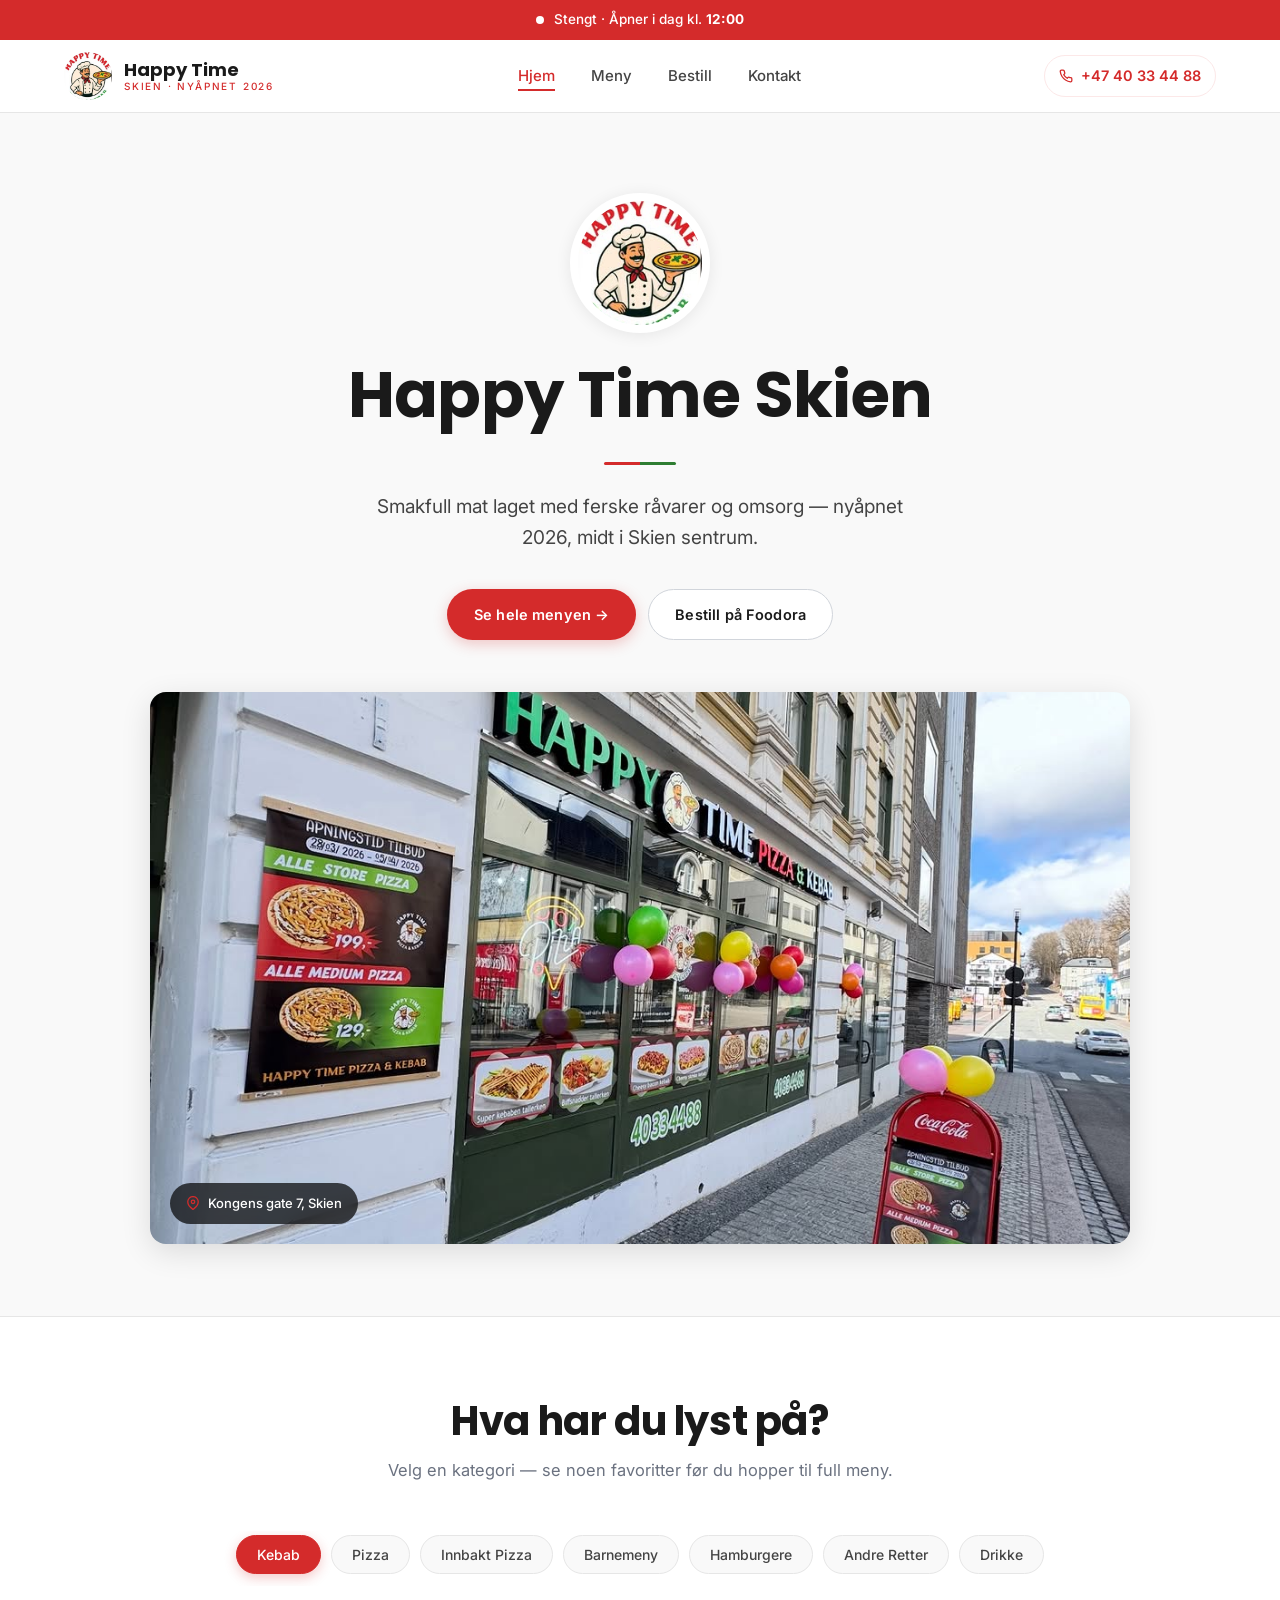
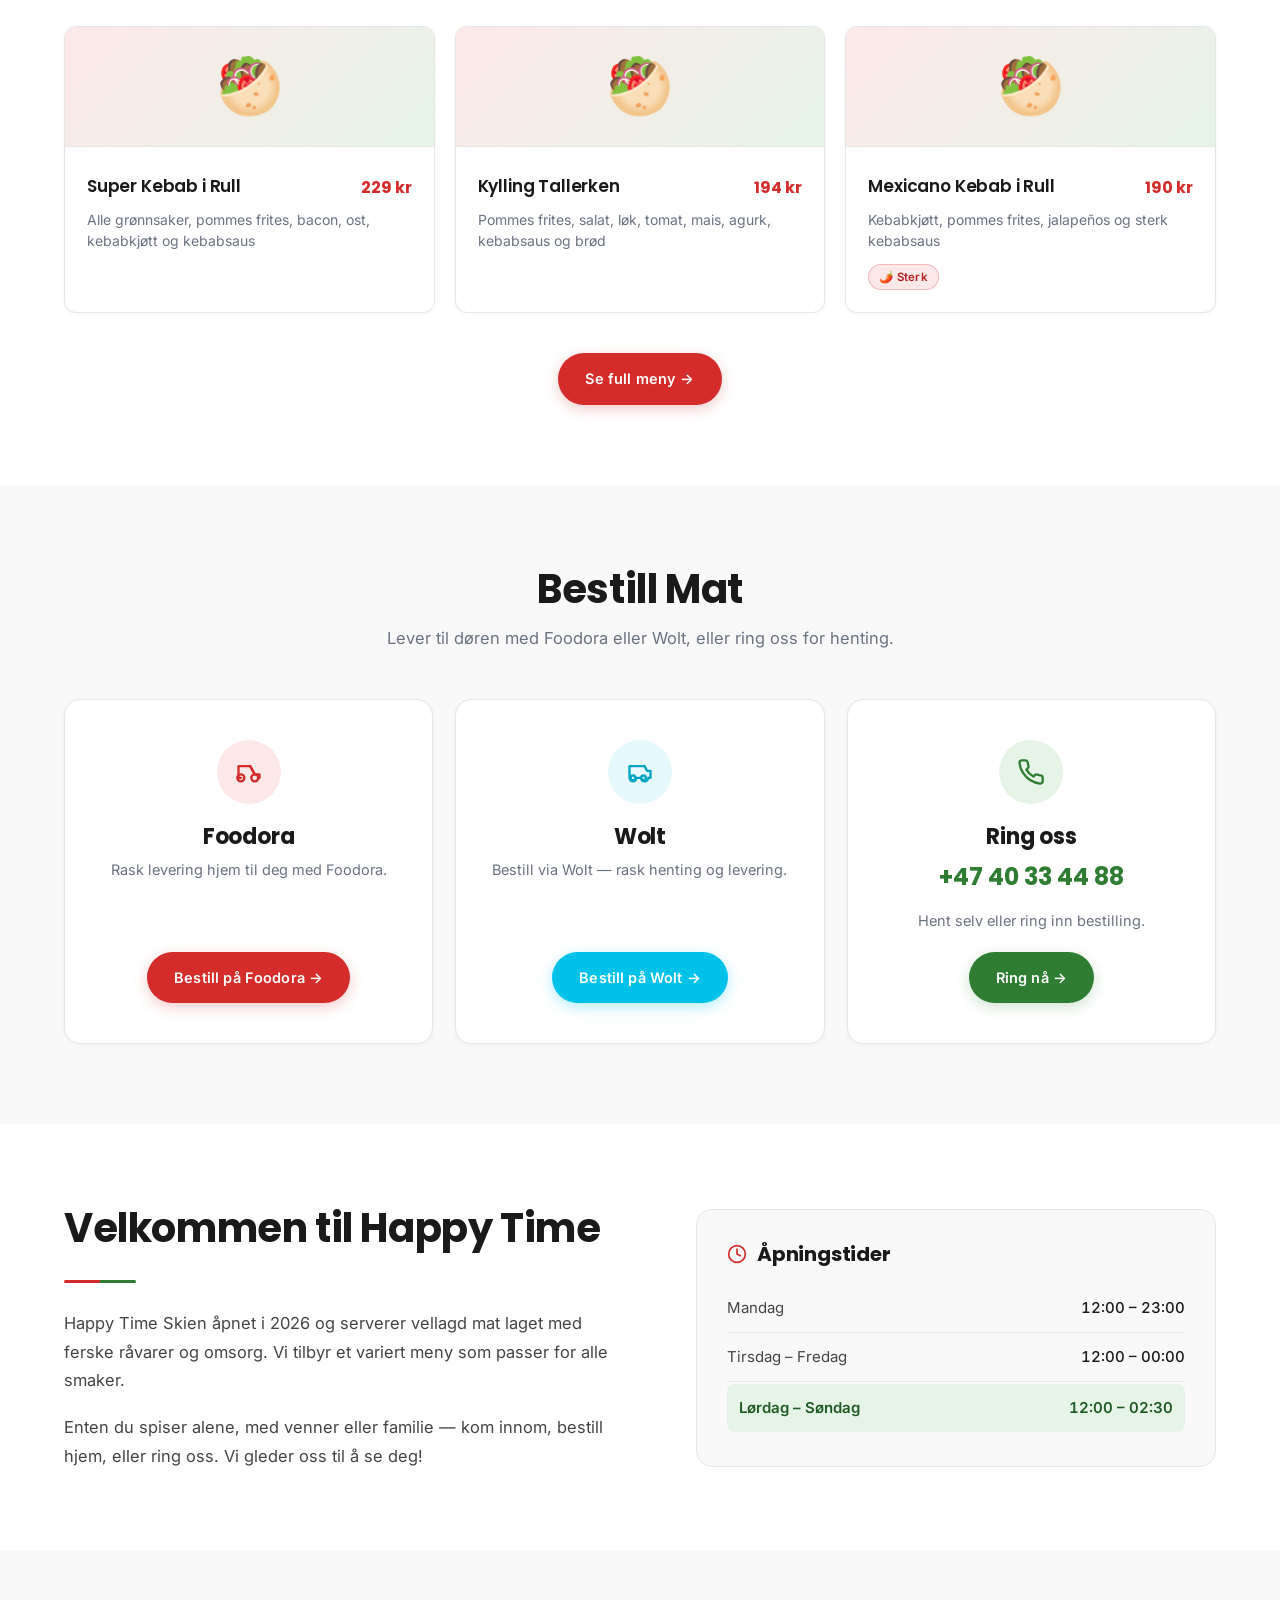
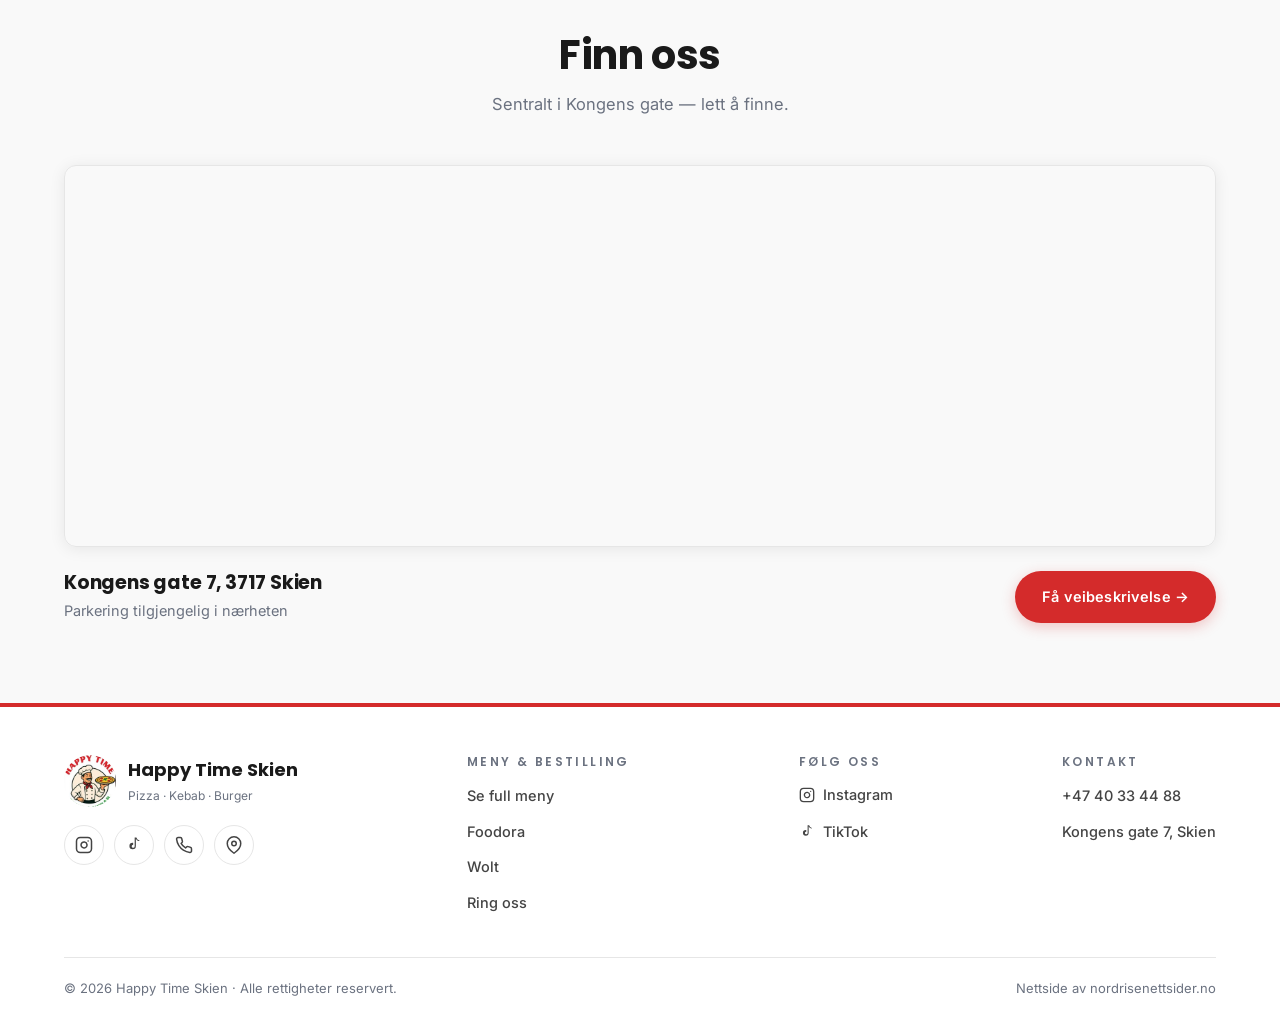
<file: happytime/index.html>
<!DOCTYPE html>
<html lang="no">
<head>
  <meta charset="UTF-8" />
  <meta name="viewport" content="width=device-width, initial-scale=1.0" />
  <title>Happy Time Skien — Nyåpnet pizzeria, kebab & burger i Skien sentrum</title>
  <meta name="description" content="Happy Time Skien — nyåpnet pizzeria, kebab og burger i Kongens gate 7. Smakfull mat av ferske råvarer. Bestill på Foodora, Wolt eller ring oss." />
  <meta name="theme-color" content="#d42b2b" />
  <link rel="icon" href="images/logo.png" />

  <!-- Open Graph / Social share -->
  <meta property="og:type" content="restaurant" />
  <meta property="og:title" content="Happy Time Skien — Pizza · Kebab · Burger" />
  <meta property="og:description" content="Nyåpnet pizzeria, kebab og burger i Skien sentrum. Bestill på Foodora, Wolt eller ring oss på +47 40 33 44 88." />
  <meta property="og:image" content="images/Butikkforside.jpeg" />
  <meta property="og:locale" content="nb_NO" />

  <link rel="preconnect" href="https://fonts.googleapis.com" />
  <link rel="preconnect" href="https://fonts.gstatic.com" crossorigin />
  <link href="https://fonts.googleapis.com/css2?family=Inter:wght@300;400;500;600;700&family=Poppins:wght@500;600;700;800&display=swap" rel="stylesheet" />

  <link rel="stylesheet" href="css/style.css" />

  <!-- Structured data for local business (helps Google) -->
  <script type="application/ld+json">
  {
    "@context": "https://schema.org",
    "@type": "Restaurant",
    "name": "Happy Time Skien",
    "image": "images/Butikkforside.jpeg",
    "logo": "images/logo.png",
    "servesCuisine": ["Pizza", "Kebab", "Burger"],
    "priceRange": "$$",
    "telephone": "+4740334488",
    "address": {
      "@type": "PostalAddress",
      "streetAddress": "Kongens gate 7",
      "postalCode": "3717",
      "addressLocality": "Skien",
      "addressCountry": "NO"
    },
    "openingHoursSpecification": [
      { "@type": "OpeningHoursSpecification", "dayOfWeek": "Monday", "opens": "12:00", "closes": "23:00" },
      { "@type": "OpeningHoursSpecification", "dayOfWeek": ["Tuesday","Wednesday","Thursday","Friday"], "opens": "12:00", "closes": "00:00" },
      { "@type": "OpeningHoursSpecification", "dayOfWeek": ["Saturday","Sunday"], "opens": "12:00", "closes": "02:30" }
    ],
    "sameAs": [
      "https://www.instagram.com/happy_timeskien/",
      "https://www.tiktok.com/@happy_timeskien",
      "https://www.foodora.no/restaurant/vodl/happy-time-skien",
      "https://wolt.com/en/nor/oslo/restaurant/happy-time"
    ]
  }
  </script>
</head>
<body>

  <!-- ===== ANNOUNCEMENT BAR (live countdown) ===== -->
  <div class="announcement" id="announcement">
    <span class="ann-dot"></span>
    <span class="ann-text">Sjekker åpningstider…</span>
  </div>

  <!-- ===== NAV ===== -->
  <nav class="nav" id="nav">
    <div class="container nav-inner">
      <a href="#top" class="nav-logo">
        <img src="images/logo.png" alt="Happy Time Skien logo" />
        <div class="nav-logo-text">
          Happy Time
          <small>Skien · Nyåpnet 2026</small>
        </div>
      </a>

      <ul class="nav-links" id="nav-links">
        <li><a href="#top" class="active">Hjem</a></li>
        <li><a href="menu.html">Meny</a></li>
        <li><a href="#bestill">Bestill</a></li>
        <li><a href="#kontakt">Kontakt</a></li>
      </ul>

      <a href="tel:+4740334488" class="nav-phone">
        <svg viewBox="0 0 24 24" fill="none" stroke="currentColor" stroke-width="2.2" stroke-linecap="round" stroke-linejoin="round"><path d="M22 16.92v3a2 2 0 01-2.18 2 19.79 19.79 0 01-8.63-3.07 19.5 19.5 0 01-6-6 19.79 19.79 0 01-3.07-8.67A2 2 0 014.11 2h3a2 2 0 012 1.72c.127.96.361 1.903.7 2.81a2 2 0 01-.45 2.11L8.09 9.91a16 16 0 006 6l1.27-1.27a2 2 0 012.11-.45c.907.339 1.85.573 2.81.7A2 2 0 0122 16.92z"/></svg>
        +47 40 33 44 88
      </a>

      <button class="nav-burger" id="burger" aria-label="Åpne meny">
        <svg viewBox="0 0 24 24" fill="none" stroke="currentColor" stroke-width="2" stroke-linecap="round" stroke-linejoin="round"><line x1="3" y1="6"  x2="21" y2="6"/><line x1="3" y1="12" x2="21" y2="12"/><line x1="3" y1="18" x2="21" y2="18"/></svg>
      </button>
    </div>
  </nav>

  <!-- ===== HERO ===== -->
  <header class="hero" id="top">
    <div class="container">
      <div class="hero-logo">
        <img src="images/logo.png" alt="Happy Time Skien" />
      </div>
      <h1>Happy Time Skien</h1>
      <span class="accent-line"></span>
      <p class="hero-sub">Smakfull mat laget med ferske råvarer og omsorg — nyåpnet 2026, midt i Skien sentrum.</p>
      <div class="hero-ctas">
        <a href="menu.html" class="btn btn-primary">Se hele menyen →</a>
        <a href="https://www.foodora.no/restaurant/vodl/happy-time-skien?srsltid=AfmBOoo6OMC879BTgv4Qrn4XQ-JuW_GRJDFhPZjx3l1pgUhdw6gSgdm9" target="_blank" rel="noopener" class="btn btn-ghost">Bestill på Foodora</a>
      </div>

      <!-- Real storefront image -->
      <div class="hero-showcase reveal">
        <img src="images/Butikkforside.jpeg" alt="Happy Time Skien butikkfasade i Kongens gate 7" loading="eager" />
        <span class="showcase-caption">
          <svg viewBox="0 0 24 24" fill="none" stroke="currentColor" stroke-width="2.2" stroke-linecap="round" stroke-linejoin="round"><path d="M21 10c0 7-9 13-9 13s-9-6-9-13a9 9 0 0118 0z"/><circle cx="12" cy="10" r="3"/></svg>
          Kongens gate 7, Skien
        </span>
      </div>
    </div>
  </header>

  <!-- ===== QUICK MENU PREVIEW ===== -->
  <section class="quick-menu" id="hva-har-du-lyst-paa">
    <div class="container">
      <div class="section-head reveal">
        <h2 class="section-title">Hva har du lyst på?</h2>
        <p class="section-sub">Velg en kategori — se noen favoritter før du hopper til full meny.</p>
      </div>

      <div class="pills-row reveal" id="preview-pills">
        <button class="pill active" data-cat="kebab">Kebab</button>
        <button class="pill" data-cat="pizza">Pizza</button>
        <button class="pill" data-cat="innbakt">Innbakt Pizza</button>
        <button class="pill" data-cat="barnemeny">Barnemeny</button>
        <button class="pill" data-cat="hamburgere">Hamburgere</button>
        <button class="pill" data-cat="andre">Andre Retter</button>
        <button class="pill" data-cat="drikke">Drikke</button>
      </div>

      <div class="preview-grid reveal" id="preview-grid"></div>

      <div class="preview-cta-wrap reveal">
        <a href="menu.html" class="btn btn-primary">Se full meny →</a>
      </div>
    </div>
  </section>

  <!-- ===== ORDER SECTION ===== -->
  <section class="order-section" id="bestill">
    <div class="container">
      <div class="section-head reveal">
        <h2 class="section-title">Bestill Mat</h2>
        <p class="section-sub">Lever til døren med Foodora eller Wolt, eller ring oss for henting.</p>
      </div>

      <div class="order-grid">
        <div class="order-card red-icon reveal">
          <div class="order-icon">
            <svg viewBox="0 0 24 24" fill="none" stroke="currentColor" stroke-width="2" stroke-linecap="round" stroke-linejoin="round"><circle cx="5" cy="17" r="3"/><circle cx="17" cy="17" r="3"/><path d="M5 17H3V7h10l4 7"/><path d="M13 7l4 7h4v3"/></svg>
          </div>
          <h3>Foodora</h3>
          <p>Rask levering hjem til deg med Foodora.</p>
          <a href="https://www.foodora.no/restaurant/vodl/happy-time-skien?srsltid=AfmBOoo6OMC879BTgv4Qrn4XQ-JuW_GRJDFhPZjx3l1pgUhdw6gSgdm9" target="_blank" rel="noopener" class="btn btn-primary">Bestill på Foodora →</a>
        </div>

        <div class="order-card wolt-icon reveal">
          <div class="order-icon">
            <svg viewBox="0 0 24 24" fill="none" stroke="currentColor" stroke-width="2" stroke-linecap="round" stroke-linejoin="round"><path d="M3 7h13l2 4h3v6h-2a3 3 0 11-6 0H9a3 3 0 11-6 0V7z"/><circle cx="6" cy="17" r="2"/><circle cx="15" cy="17" r="2"/></svg>
          </div>
          <h3>Wolt</h3>
          <p>Bestill via Wolt — rask henting og levering.</p>
          <a href="https://wolt.com/en/nor/oslo/restaurant/happy-time" target="_blank" rel="noopener" class="btn btn-wolt">Bestill på Wolt →</a>
        </div>

        <div class="order-card green-icon reveal" id="kontakt">
          <div class="order-icon">
            <svg viewBox="0 0 24 24" fill="none" stroke="currentColor" stroke-width="2" stroke-linecap="round" stroke-linejoin="round"><path d="M22 16.92v3a2 2 0 01-2.18 2 19.79 19.79 0 01-8.63-3.07 19.5 19.5 0 01-6-6 19.79 19.79 0 01-3.07-8.67A2 2 0 014.11 2h3a2 2 0 012 1.72c.127.96.361 1.903.7 2.81a2 2 0 01-.45 2.11L8.09 9.91a16 16 0 006 6l1.27-1.27a2 2 0 012.11-.45c.907.339 1.85.573 2.81.7A2 2 0 0122 16.92z"/></svg>
          </div>
          <h3>Ring oss</h3>
          <a href="tel:+4740334488" class="phone-big">+47 40 33 44 88</a>
          <p>Hent selv eller ring inn bestilling.</p>
          <a href="tel:+4740334488" class="btn btn-secondary">Ring nå →</a>
        </div>
      </div>
    </div>
  </section>

  <!-- ===== ABOUT + HOURS ===== -->
  <section class="about-section">
    <div class="container">
      <div class="about-grid">
        <div class="about-text reveal">
          <h2 class="section-title">Velkommen til Happy Time</h2>
          <span class="accent-line"></span>
          <p>Happy Time Skien åpnet i 2026 og serverer vellagd mat laget med ferske råvarer og omsorg. Vi tilbyr et variert meny som passer for alle smaker.</p>
          <p>Enten du spiser alene, med venner eller familie — kom innom, bestill hjem, eller ring oss. Vi gleder oss til å se deg!</p>
        </div>

        <div class="hours-card reveal">
          <h3>
            <svg viewBox="0 0 24 24" fill="none" stroke="currentColor" stroke-width="2" stroke-linecap="round" stroke-linejoin="round"><circle cx="12" cy="12" r="10"/><polyline points="12 6 12 12 16 14"/></svg>
            Åpningstider
          </h3>
          <ul class="hours-list" id="hours-list">
            <li data-days="1"><span class="day">Mandag</span><span class="time">12:00 – 23:00</span></li>
            <li data-days="2,3,4,5"><span class="day">Tirsdag – Fredag</span><span class="time">12:00 – 00:00</span></li>
            <li data-days="6,0"><span class="day">Lørdag – Søndag</span><span class="time">12:00 – 02:30</span></li>
          </ul>
        </div>
      </div>
    </div>
  </section>

  <!-- ===== MAP ===== -->
  <section class="map-section">
    <div class="container">
      <div class="section-head reveal">
        <h2 class="section-title">Finn oss</h2>
        <p class="section-sub">Sentralt i Kongens gate — lett å finne.</p>
      </div>

      <div class="map-wrap reveal">
        <iframe
          src="https://maps.google.com/maps?q=Kongens+gate+7,+3717+Skien&output=embed"
          title="Kart til Happy Time Skien"
          loading="lazy"
          referrerpolicy="no-referrer-when-downgrade">
        </iframe>
      </div>

      <div class="map-footer reveal">
        <div class="map-address">
          <h4>Kongens gate 7, 3717 Skien</h4>
          <p>Parkering tilgjengelig i nærheten</p>
        </div>
        <a
          href="https://www.google.com/maps/dir/?api=1&destination=Kongens+gate+7,+3717+Skien"
          target="_blank"
          rel="noopener"
          class="btn btn-primary">
          Få veibeskrivelse →
        </a>
      </div>
    </div>
  </section>

  <!-- ===== FOOTER ===== -->
  <footer>
    <div class="container">
      <div class="footer-inner">
        <div>
          <a href="#top" class="footer-brand">
            <img src="images/logo.png" alt="Happy Time Skien" />
            <div>
              <strong>Happy Time Skien</strong>
              <small>Pizza · Kebab · Burger</small>
            </div>
          </a>

          <div class="footer-socials" style="margin-top:18px;">
            <a href="https://www.instagram.com/happy_timeskien/" target="_blank" rel="noopener" class="ig" aria-label="Instagram">
              <svg viewBox="0 0 24 24" fill="none" stroke="currentColor" stroke-width="2" stroke-linecap="round" stroke-linejoin="round"><rect x="2" y="2" width="20" height="20" rx="5" ry="5"/><path d="M16 11.37A4 4 0 1112.63 8 4 4 0 0116 11.37z"/><line x1="17.5" y1="6.5" x2="17.51" y2="6.5"/></svg>
            </a>
            <a href="https://www.tiktok.com/@happy_timeskien" target="_blank" rel="noopener" class="tt" aria-label="TikTok">
              <svg viewBox="0 0 24 24" fill="currentColor"><path d="M19.3 6.7a5.5 5.5 0 01-3.3-1.2 5.4 5.4 0 01-1.5-2v9.8a4.3 4.3 0 11-4.3-4.3c.2 0 .5 0 .7.1v2.4a2 2 0 102 2V2h2.3a5.7 5.7 0 004.1 4.1v2.6z"/></svg>
            </a>
            <a href="tel:+4740334488" class="call" aria-label="Ring oss">
              <svg viewBox="0 0 24 24" fill="none" stroke="currentColor" stroke-width="2" stroke-linecap="round" stroke-linejoin="round"><path d="M22 16.92v3a2 2 0 01-2.18 2 19.79 19.79 0 01-8.63-3.07 19.5 19.5 0 01-6-6 19.79 19.79 0 01-3.07-8.67A2 2 0 014.11 2h3a2 2 0 012 1.72c.127.96.361 1.903.7 2.81a2 2 0 01-.45 2.11L8.09 9.91a16 16 0 006 6l1.27-1.27a2 2 0 012.11-.45c.907.339 1.85.573 2.81.7A2 2 0 0122 16.92z"/></svg>
            </a>
            <a href="https://www.google.com/maps/dir/?api=1&destination=Kongens+gate+7,+3717+Skien" target="_blank" rel="noopener" class="pin" aria-label="Kart">
              <svg viewBox="0 0 24 24" fill="none" stroke="currentColor" stroke-width="2" stroke-linecap="round" stroke-linejoin="round"><path d="M21 10c0 7-9 13-9 13s-9-6-9-13a9 9 0 0118 0z"/><circle cx="12" cy="10" r="3"/></svg>
            </a>
          </div>
        </div>

        <div class="footer-col">
          <h5>Meny & Bestilling</h5>
          <ul>
            <li><a href="menu.html">Se full meny</a></li>
            <li><a href="https://www.foodora.no/restaurant/vodl/happy-time-skien?srsltid=AfmBOoo6OMC879BTgv4Qrn4XQ-JuW_GRJDFhPZjx3l1pgUhdw6gSgdm9" target="_blank" rel="noopener">Foodora</a></li>
            <li><a href="https://wolt.com/en/nor/oslo/restaurant/happy-time" target="_blank" rel="noopener">Wolt</a></li>
            <li><a href="tel:+4740334488" class="footer-phone">Ring oss</a></li>
          </ul>
        </div>

        <div class="footer-col">
          <h5>Følg oss</h5>
          <ul>
            <li><a href="https://www.instagram.com/happy_timeskien/" target="_blank" rel="noopener">
              <svg viewBox="0 0 24 24" fill="none" stroke="currentColor" stroke-width="2" stroke-linecap="round" stroke-linejoin="round"><rect x="2" y="2" width="20" height="20" rx="5" ry="5"/><path d="M16 11.37A4 4 0 1112.63 8 4 4 0 0116 11.37z"/><line x1="17.5" y1="6.5" x2="17.51" y2="6.5"/></svg>
              Instagram
            </a></li>
            <li><a href="https://www.tiktok.com/@happy_timeskien" target="_blank" rel="noopener">
              <svg viewBox="0 0 24 24" fill="currentColor"><path d="M19.3 6.7a5.5 5.5 0 01-3.3-1.2 5.4 5.4 0 01-1.5-2v9.8a4.3 4.3 0 11-4.3-4.3c.2 0 .5 0 .7.1v2.4a2 2 0 102 2V2h2.3a5.7 5.7 0 004.1 4.1v2.6z"/></svg>
              TikTok
            </a></li>
          </ul>
        </div>

        <div class="footer-col">
          <h5>Kontakt</h5>
          <ul>
            <li><a href="tel:+4740334488" class="footer-phone">+47 40 33 44 88</a></li>
            <li><a href="https://www.google.com/maps/dir/?api=1&destination=Kongens+gate+7,+3717+Skien" target="_blank" rel="noopener">Kongens gate 7, Skien</a></li>
          </ul>
        </div>
      </div>

      <div class="footer-bottom">
        <div>© <span id="footer-year">2026</span> Happy Time Skien · Alle rettigheter reservert.</div>
        <div>Nettside av <a href="https://nordrisenettsider.no" target="_blank" rel="noopener">nordrisenettsider.no</a></div>
      </div>
    </div>
  </footer>

  <!-- ===== MOBILE CTA BAR ===== -->
  <div class="mobile-cta">
    <a href="tel:+4740334488" class="cta-call">📞 Ring oss</a>
    <a href="https://www.foodora.no/restaurant/vodl/happy-time-skien?srsltid=AfmBOoo6OMC879BTgv4Qrn4XQ-JuW_GRJDFhPZjx3l1pgUhdw6gSgdm9" target="_blank" rel="noopener" class="cta-order">🛵 Bestill på Foodora</a>
  </div>

  <script src="js/main.js"></script>
</body>
</html>
</file>
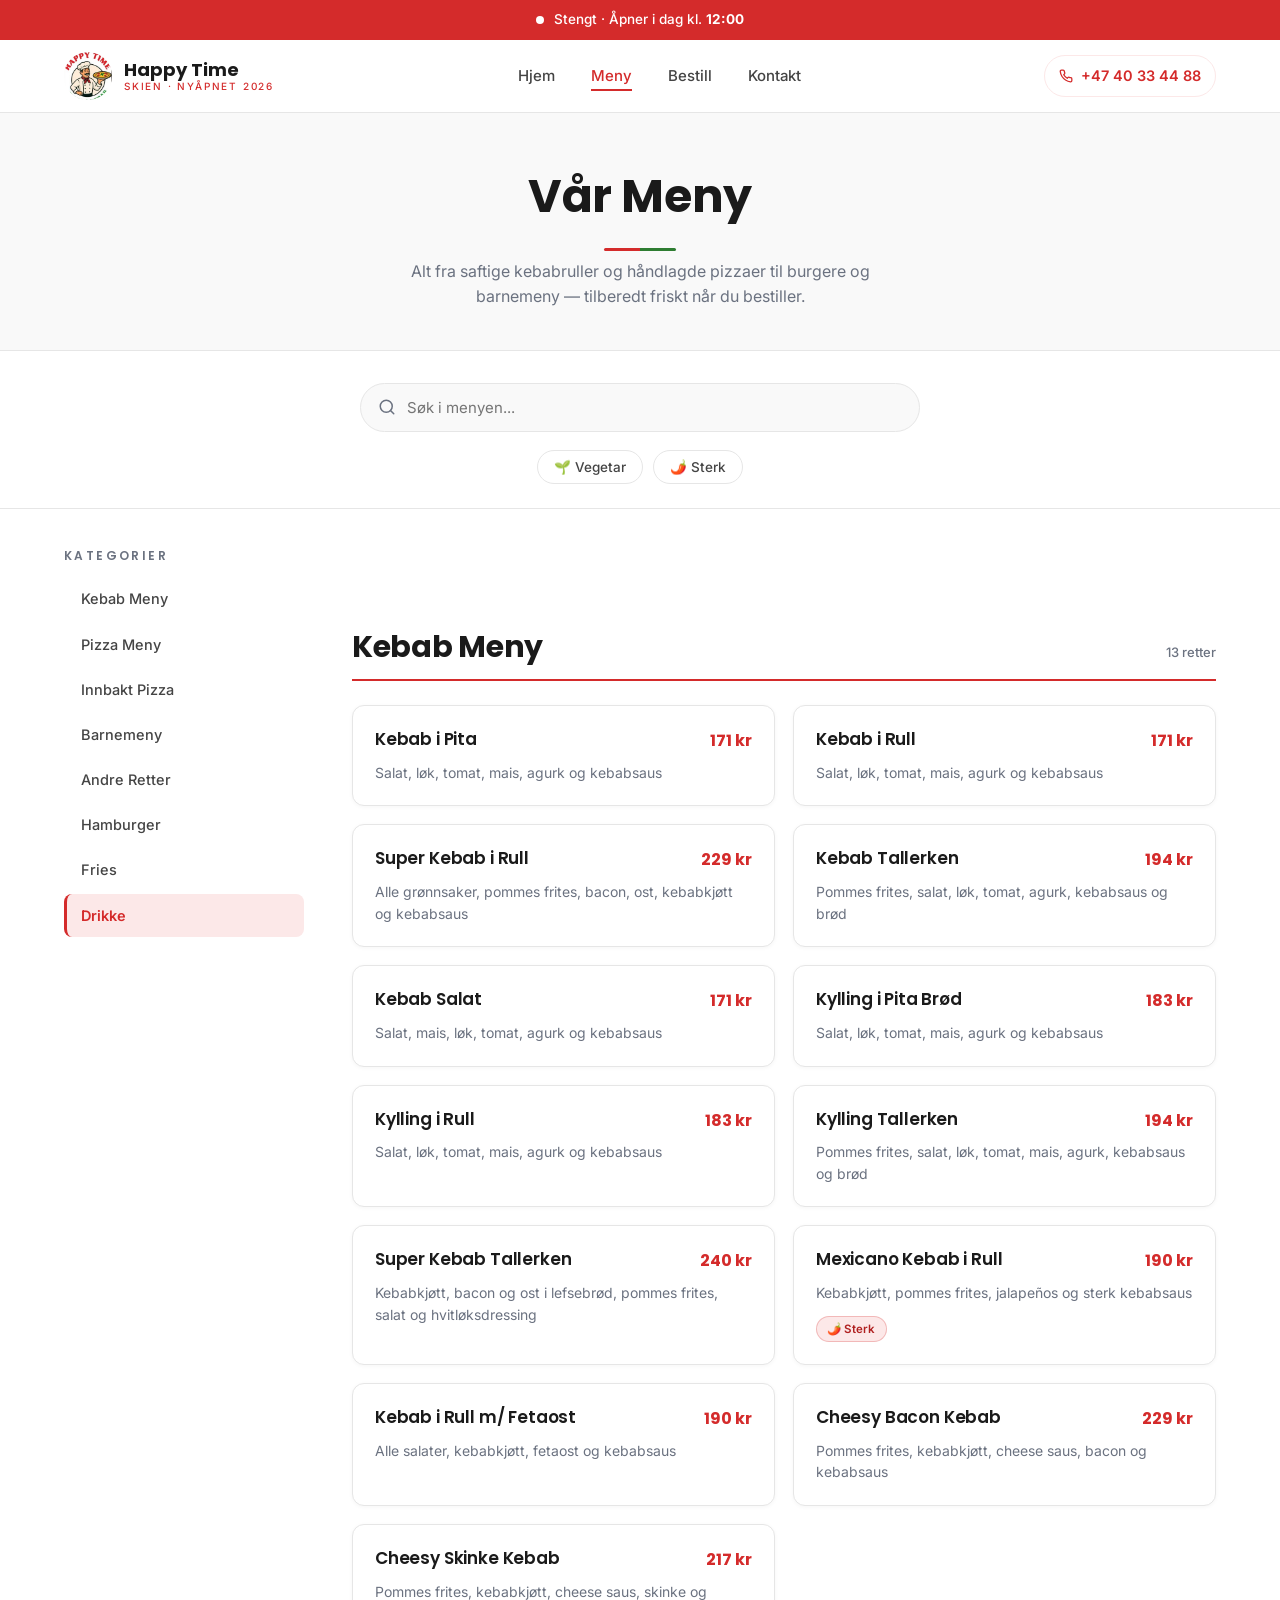
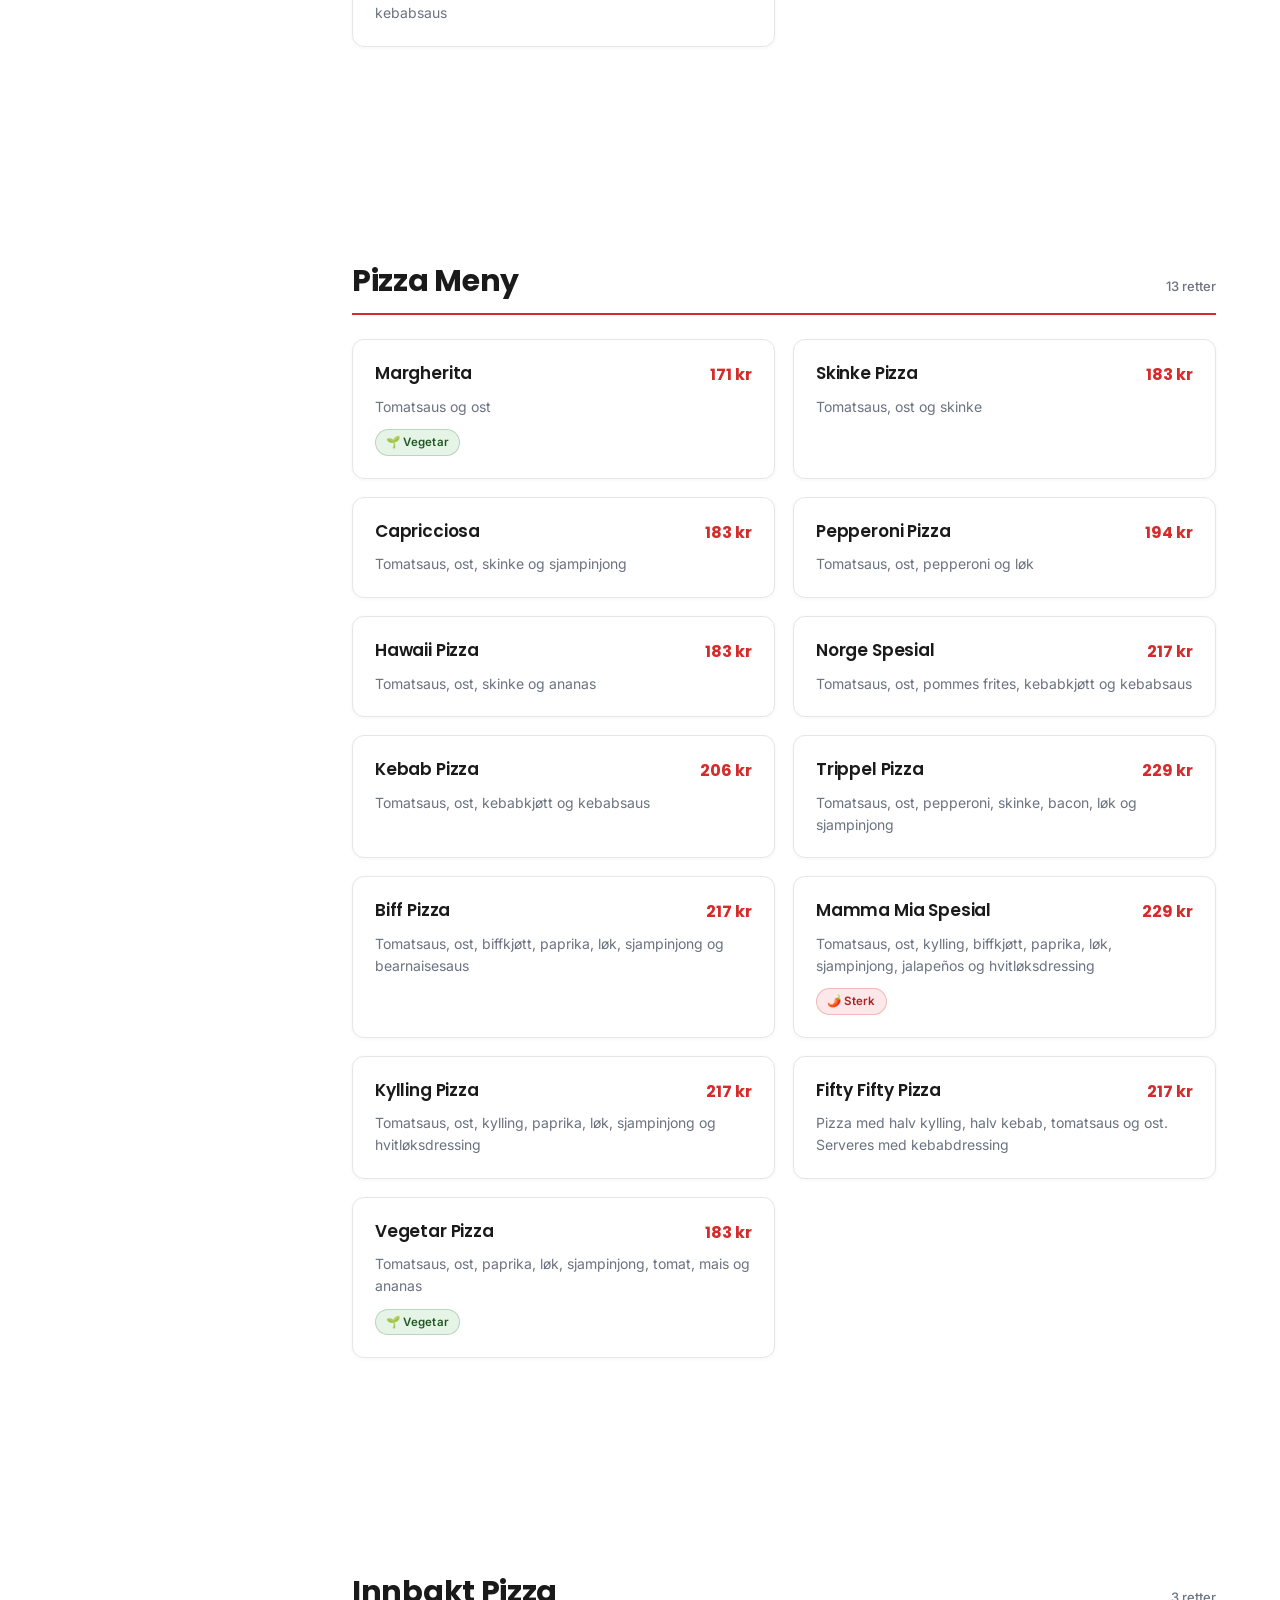
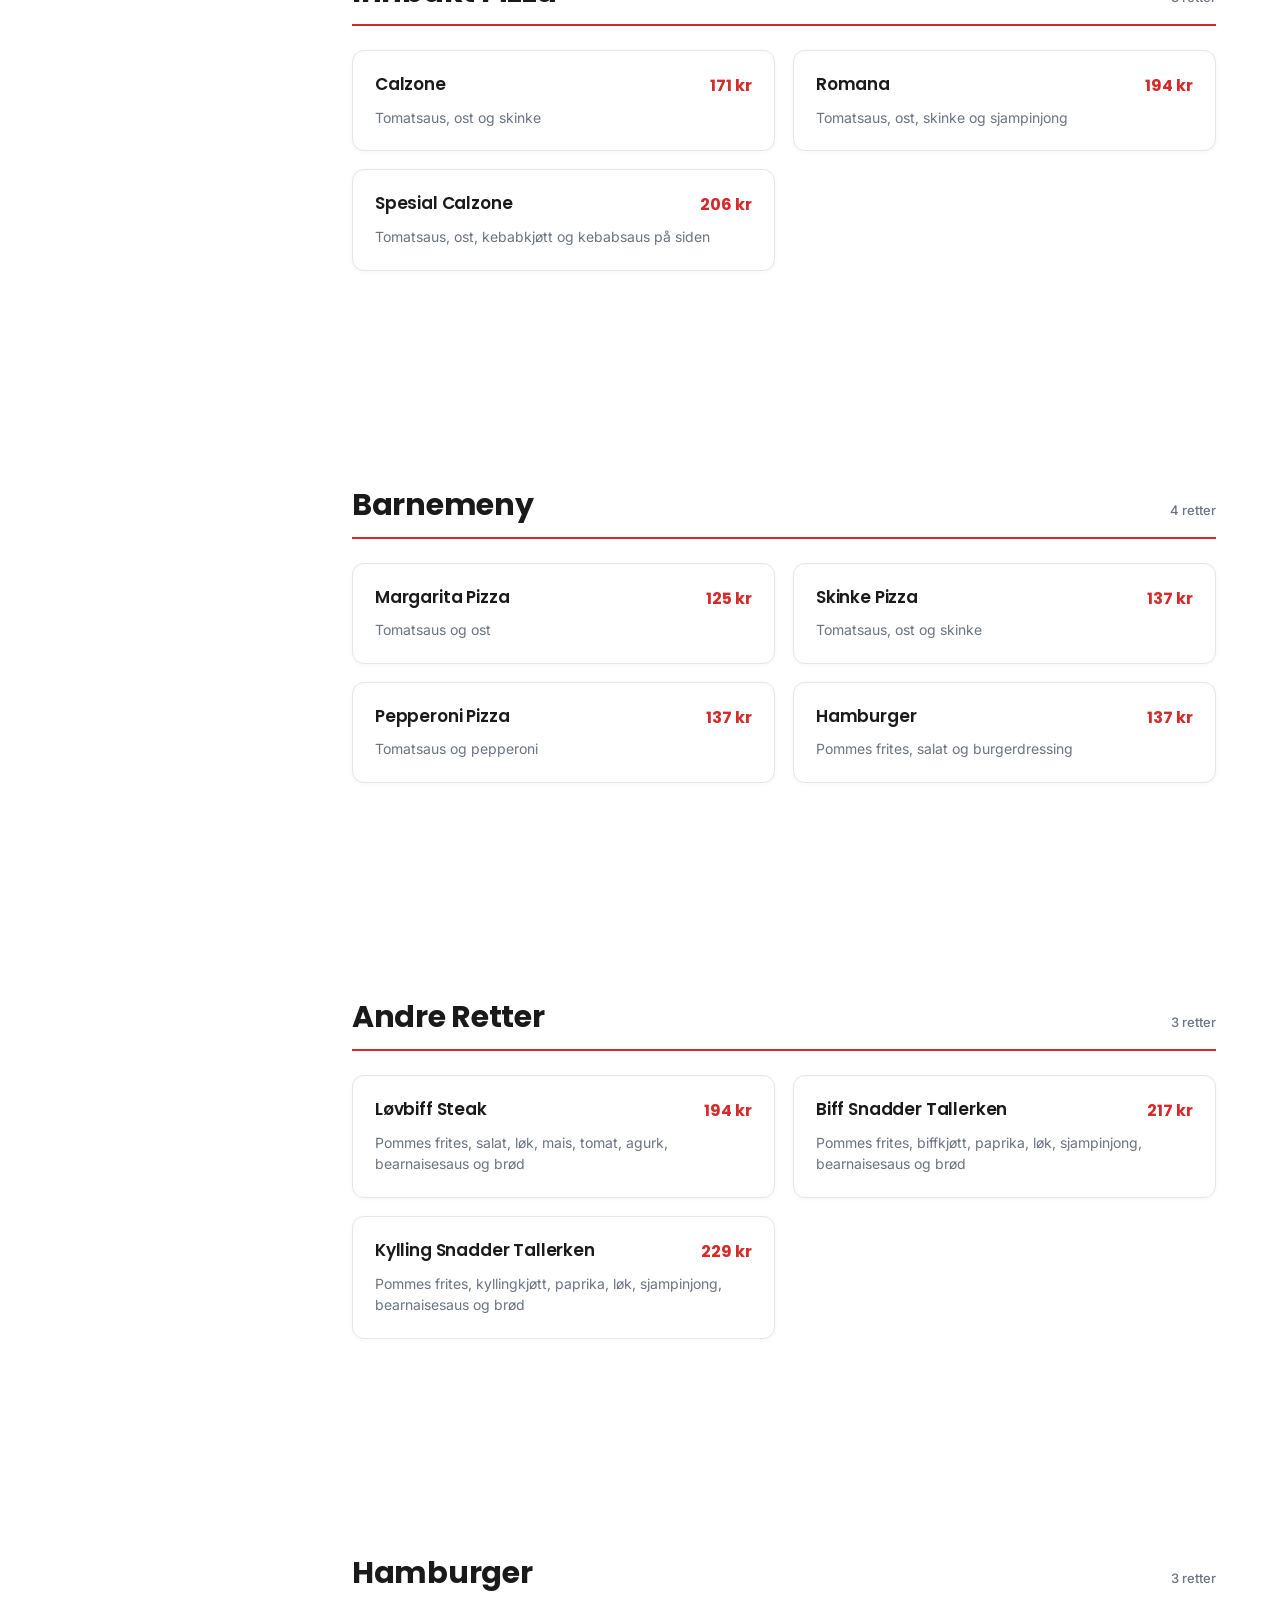
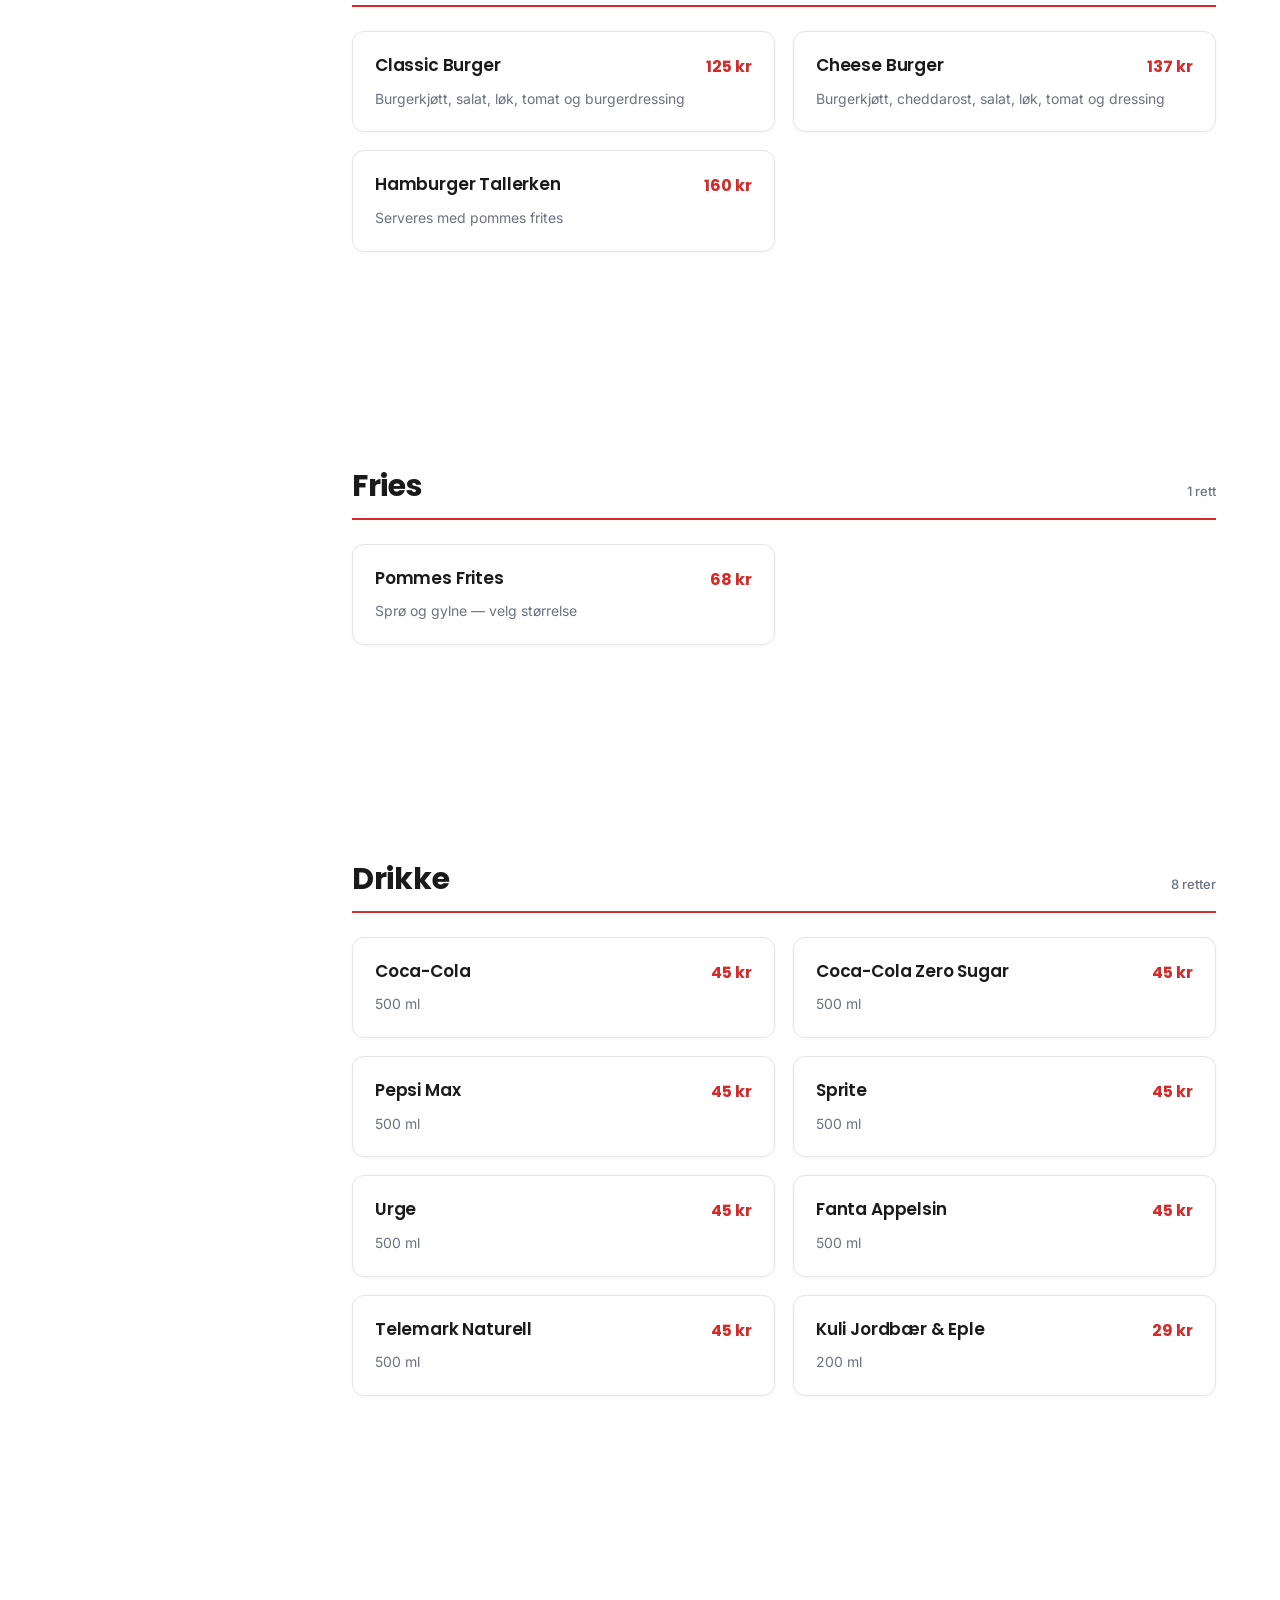
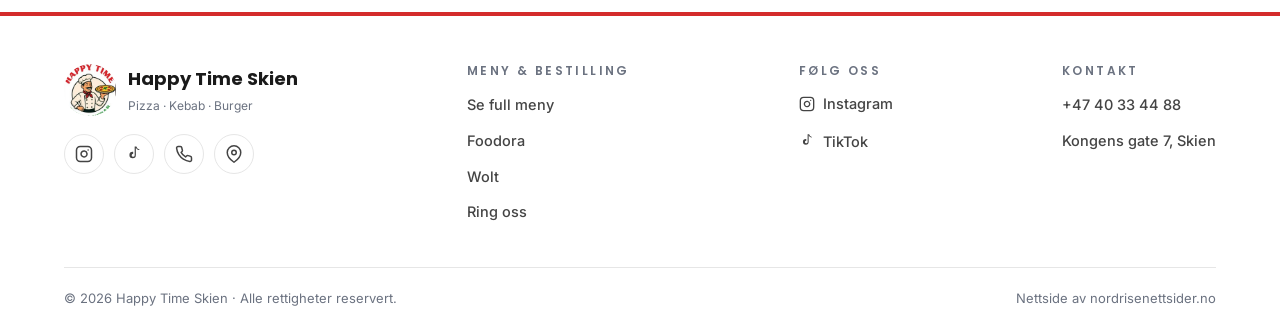
<file: happytime/menu.html>
<!DOCTYPE html>
<html lang="no">
<head>
  <meta charset="UTF-8" />
  <meta name="viewport" content="width=device-width, initial-scale=1.0" />
  <title>Meny — Happy Time Skien</title>
  <meta name="description" content="Full meny hos Happy Time Skien — kebab, pizza, innbakt pizza, burger, barnemeny og mer. Søk, filtrer og finn favoritten din." />
  <link rel="icon" href="images/logo.png" />

  <link rel="preconnect" href="https://fonts.googleapis.com" />
  <link rel="preconnect" href="https://fonts.gstatic.com" crossorigin />
  <link href="https://fonts.googleapis.com/css2?family=Inter:wght@300;400;500;600;700&family=Poppins:wght@500;600;700;800&display=swap" rel="stylesheet" />

  <link rel="stylesheet" href="css/style.css" />
  <link rel="stylesheet" href="css/menu.css" />
</head>
<body>

  <!-- ===== ANNOUNCEMENT BAR ===== -->
  <div class="announcement" id="announcement">
    <span class="ann-dot"></span>
    <span class="ann-text">Sjekker åpningstider…</span>
  </div>

  <!-- ===== NAV ===== -->
  <nav class="nav" id="nav">
    <div class="container nav-inner">
      <a href="index.html" class="nav-logo">
        <img src="images/logo.png" alt="Happy Time Skien logo" />
        <div class="nav-logo-text">
          Happy Time
          <small>Skien · Nyåpnet 2026</small>
        </div>
      </a>

      <ul class="nav-links" id="nav-links">
        <li><a href="index.html">Hjem</a></li>
        <li><a href="menu.html" class="active">Meny</a></li>
        <li><a href="index.html#bestill">Bestill</a></li>
        <li><a href="index.html#kontakt">Kontakt</a></li>
      </ul>

      <a href="tel:+4740334488" class="nav-phone">
        <svg viewBox="0 0 24 24" fill="none" stroke="currentColor" stroke-width="2.2" stroke-linecap="round" stroke-linejoin="round"><path d="M22 16.92v3a2 2 0 01-2.18 2 19.79 19.79 0 01-8.63-3.07 19.5 19.5 0 01-6-6 19.79 19.79 0 01-3.07-8.67A2 2 0 014.11 2h3a2 2 0 012 1.72c.127.96.361 1.903.7 2.81a2 2 0 01-.45 2.11L8.09 9.91a16 16 0 006 6l1.27-1.27a2 2 0 012.11-.45c.907.339 1.85.573 2.81.7A2 2 0 0122 16.92z"/></svg>
        +47 40 33 44 88
      </a>

      <button class="nav-burger" id="burger" aria-label="Åpne meny">
        <svg viewBox="0 0 24 24" fill="none" stroke="currentColor" stroke-width="2" stroke-linecap="round" stroke-linejoin="round"><line x1="3" y1="6" x2="21" y2="6"/><line x1="3" y1="12" x2="21" y2="12"/><line x1="3" y1="18" x2="21" y2="18"/></svg>
      </button>
    </div>
  </nav>

  <!-- ===== MENU HERO ===== -->
  <header class="menu-hero">
    <div class="container">
      <h1>Vår Meny</h1>
      <span class="accent-line"></span>
      <p>Alt fra saftige kebabruller og håndlagde pizzaer til burgere og barnemeny — tilberedt friskt når du bestiller.</p>
    </div>
  </header>

  <!-- ===== SEARCH + FILTERS ===== -->
  <section class="menu-tools">
    <div class="container">
      <div class="search-wrap">
        <svg class="search-icon" viewBox="0 0 24 24" fill="none" stroke="currentColor" stroke-width="2" stroke-linecap="round" stroke-linejoin="round"><circle cx="11" cy="11" r="8"/><line x1="21" y1="21" x2="16.65" y2="16.65"/></svg>
        <input type="search" id="menu-search" placeholder="Søk i menyen..." autocomplete="off" aria-label="Søk i menyen" />
        <button class="search-clear" id="search-clear" aria-label="Tøm søk">×</button>
      </div>

      <div class="filter-tags">
        <button class="tag-btn" data-tag="vegetar">🌱 Vegetar</button>
        <button class="tag-btn" data-tag="sterk">🌶️ Sterk</button>
      </div>
    </div>
  </section>

  <!-- ===== MOBILE CATEGORY TABS ===== -->
  <nav class="cat-tabs-mobile" aria-label="Kategorier">
    <ul id="mobile-tabs-list"></ul>
  </nav>

  <!-- ===== MAIN LAYOUT ===== -->
  <div class="container">
    <div class="menu-layout">
      <aside class="menu-sidebar">
        <h5>Kategorier</h5>
        <ul id="menu-sidebar-list"></ul>
      </aside>

      <div class="menu-main" id="menu-main"></div>
    </div>
  </div>

  <!-- ===== FOOTER ===== -->
  <footer>
    <div class="container">
      <div class="footer-inner">
        <div>
          <a href="index.html" class="footer-brand">
            <img src="images/logo.png" alt="Happy Time Skien" />
            <div>
              <strong>Happy Time Skien</strong>
              <small>Pizza · Kebab · Burger</small>
            </div>
          </a>

          <div class="footer-socials" style="margin-top:18px;">
            <a href="https://www.instagram.com/happy_timeskien/" target="_blank" rel="noopener" class="ig" aria-label="Instagram">
              <svg viewBox="0 0 24 24" fill="none" stroke="currentColor" stroke-width="2" stroke-linecap="round" stroke-linejoin="round"><rect x="2" y="2" width="20" height="20" rx="5" ry="5"/><path d="M16 11.37A4 4 0 1112.63 8 4 4 0 0116 11.37z"/><line x1="17.5" y1="6.5" x2="17.51" y2="6.5"/></svg>
            </a>
            <a href="https://www.tiktok.com/@happy_timeskien" target="_blank" rel="noopener" class="tt" aria-label="TikTok">
              <svg viewBox="0 0 24 24" fill="currentColor"><path d="M19.3 6.7a5.5 5.5 0 01-3.3-1.2 5.4 5.4 0 01-1.5-2v9.8a4.3 4.3 0 11-4.3-4.3c.2 0 .5 0 .7.1v2.4a2 2 0 102 2V2h2.3a5.7 5.7 0 004.1 4.1v2.6z"/></svg>
            </a>
            <a href="tel:+4740334488" class="call" aria-label="Ring oss">
              <svg viewBox="0 0 24 24" fill="none" stroke="currentColor" stroke-width="2" stroke-linecap="round" stroke-linejoin="round"><path d="M22 16.92v3a2 2 0 01-2.18 2 19.79 19.79 0 01-8.63-3.07 19.5 19.5 0 01-6-6 19.79 19.79 0 01-3.07-8.67A2 2 0 014.11 2h3a2 2 0 012 1.72c.127.96.361 1.903.7 2.81a2 2 0 01-.45 2.11L8.09 9.91a16 16 0 006 6l1.27-1.27a2 2 0 012.11-.45c.907.339 1.85.573 2.81.7A2 2 0 0122 16.92z"/></svg>
            </a>
            <a href="https://www.google.com/maps/dir/?api=1&destination=Kongens+gate+7,+3717+Skien" target="_blank" rel="noopener" class="pin" aria-label="Kart">
              <svg viewBox="0 0 24 24" fill="none" stroke="currentColor" stroke-width="2" stroke-linecap="round" stroke-linejoin="round"><path d="M21 10c0 7-9 13-9 13s-9-6-9-13a9 9 0 0118 0z"/><circle cx="12" cy="10" r="3"/></svg>
            </a>
          </div>
        </div>

        <div class="footer-col">
          <h5>Meny & Bestilling</h5>
          <ul>
            <li><a href="menu.html">Se full meny</a></li>
            <li><a href="https://www.foodora.no/restaurant/vodl/happy-time-skien?srsltid=AfmBOoo6OMC879BTgv4Qrn4XQ-JuW_GRJDFhPZjx3l1pgUhdw6gSgdm9" target="_blank" rel="noopener">Foodora</a></li>
            <li><a href="https://wolt.com/en/nor/oslo/restaurant/happy-time" target="_blank" rel="noopener">Wolt</a></li>
            <li><a href="tel:+4740334488" class="footer-phone">Ring oss</a></li>
          </ul>
        </div>

        <div class="footer-col">
          <h5>Følg oss</h5>
          <ul>
            <li><a href="https://www.instagram.com/happy_timeskien/" target="_blank" rel="noopener">
              <svg viewBox="0 0 24 24" fill="none" stroke="currentColor" stroke-width="2" stroke-linecap="round" stroke-linejoin="round"><rect x="2" y="2" width="20" height="20" rx="5" ry="5"/><path d="M16 11.37A4 4 0 1112.63 8 4 4 0 0116 11.37z"/><line x1="17.5" y1="6.5" x2="17.51" y2="6.5"/></svg>
              Instagram
            </a></li>
            <li><a href="https://www.tiktok.com/@happy_timeskien" target="_blank" rel="noopener">
              <svg viewBox="0 0 24 24" fill="currentColor"><path d="M19.3 6.7a5.5 5.5 0 01-3.3-1.2 5.4 5.4 0 01-1.5-2v9.8a4.3 4.3 0 11-4.3-4.3c.2 0 .5 0 .7.1v2.4a2 2 0 102 2V2h2.3a5.7 5.7 0 004.1 4.1v2.6z"/></svg>
              TikTok
            </a></li>
          </ul>
        </div>

        <div class="footer-col">
          <h5>Kontakt</h5>
          <ul>
            <li><a href="tel:+4740334488" class="footer-phone">+47 40 33 44 88</a></li>
            <li><a href="https://www.google.com/maps/dir/?api=1&destination=Kongens+gate+7,+3717+Skien" target="_blank" rel="noopener">Kongens gate 7, Skien</a></li>
          </ul>
        </div>
      </div>

      <div class="footer-bottom">
        <div>© <span id="footer-year">2026</span> Happy Time Skien · Alle rettigheter reservert.</div>
        <div>Nettside av <a href="https://nordrisenettsider.no" target="_blank" rel="noopener">nordrisenettsider.no</a></div>
      </div>
    </div>
  </footer>

  <!-- ===== MOBILE CTA BAR ===== -->
  <div class="mobile-cta">
    <a href="tel:+4740334488" class="cta-call">📞 Ring oss</a>
    <a href="https://www.foodora.no/restaurant/vodl/happy-time-skien?srsltid=AfmBOoo6OMC879BTgv4Qrn4XQ-JuW_GRJDFhPZjx3l1pgUhdw6gSgdm9" target="_blank" rel="noopener" class="cta-order">🛵 Bestill på Foodora</a>
  </div>

  <script src="js/main.js"></script>
  <script src="js/menu.js"></script>
</body>
</html>
</file>
<file: happytime/css/style.css>
/* ============================================
   HAPPY TIME SKIEN — Shared Styles
   ============================================ */

:root {
  --red: #d42b2b;
  --red-dark: #b02020;
  --red-soft: #fce8e8;
  --green: #2e7d32;
  --green-dark: #1f5923;
  --green-soft: #e6f4e7;
  --amber: #e68a00;
  --amber-dark: #c57300;
  --white: #ffffff;
  --off-white: #f9f9f9;
  --bg-muted: #f3f4f2;
  --text: #1a1a1a;
  --text-soft: #444;
  --text-muted: #6b7280;
  --border: #e6e6e6;
  --border-strong: #d1d5db;
  --shadow-sm: 0 1px 4px rgba(0, 0, 0, 0.04);
  --shadow: 0 2px 16px rgba(0, 0, 0, 0.08);
  --shadow-lg: 0 8px 30px rgba(0, 0, 0, 0.12);
  --radius: 12px;
  --radius-sm: 8px;
  --radius-lg: 16px;
  --ease: 0.2s ease;
  --nav-h: 72px;
  --ann-h: 40px;
}

* { box-sizing: border-box; margin: 0; padding: 0; }

html {
  scroll-behavior: smooth;
  scroll-padding-top: calc(var(--nav-h) + var(--ann-h) + 12px);
}

body {
  font-family: 'Inter', system-ui, -apple-system, sans-serif;
  color: var(--text);
  background: var(--white);
  line-height: 1.6;
  -webkit-font-smoothing: antialiased;
  overflow-x: hidden;
}

h1, h2, h3, h4, h5 {
  font-family: 'Poppins', sans-serif;
  font-weight: 700;
  line-height: 1.2;
  color: var(--text);
  letter-spacing: -0.01em;
}

a { color: inherit; text-decoration: none; }
img { max-width: 100%; display: block; }
button { font-family: inherit; cursor: pointer; border: none; background: none; }

.container {
  width: 100%;
  max-width: 1200px;
  margin: 0 auto;
  padding: 0 24px;
}

::selection { background: var(--red); color: #fff; }

/* ============ ANNOUNCEMENT BAR ============ */
.announcement {
  position: relative;
  min-height: var(--ann-h);
  display: flex;
  align-items: center;
  justify-content: center;
  font-size: 13.5px;
  font-weight: 500;
  color: #fff;
  background: var(--green);
  transition: background 0.4s ease;
  padding: 8px 16px;
  text-align: center;
  gap: 10px;
}
.announcement strong { font-weight: 700; }
.announcement.soon { background: var(--green-dark); }
.announcement.urgent {
  background: var(--amber);
  animation: urgent-flash 2.4s ease-in-out infinite;
}
.announcement.closed { background: var(--red); }
@keyframes urgent-flash {
  0%, 100% { background: var(--amber); }
  50%      { background: var(--amber-dark); }
}
.announcement .ann-dot {
  width: 8px;
  height: 8px;
  border-radius: 50%;
  background: #fff;
  display: inline-block;
  animation: pulse 2s infinite;
  flex-shrink: 0;
}
.announcement.urgent .ann-dot { animation: pulse 0.9s infinite; }
@keyframes pulse {
  0%   { box-shadow: 0 0 0 0 rgba(255, 255, 255, 0.7); }
  70%  { box-shadow: 0 0 0 10px rgba(255, 255, 255, 0); }
  100% { box-shadow: 0 0 0 0 rgba(255, 255, 255, 0); }
}

/* ============ NAVBAR ============ */
.nav {
  position: sticky;
  top: 0;
  z-index: 90;
  background: var(--white);
  border-bottom: 1px solid var(--border);
  transition: box-shadow var(--ease);
}
.nav.scrolled { box-shadow: var(--shadow); }
.nav-inner {
  display: flex;
  align-items: center;
  justify-content: space-between;
  height: var(--nav-h);
  gap: 24px;
}
.nav-logo {
  display: flex;
  align-items: center;
  gap: 12px;
  flex-shrink: 0;
  transition: transform var(--ease);
}
.nav-logo:hover { transform: scale(1.03); }
.nav-logo img {
  max-height: 48px;
  width: auto;
  border-radius: 50%;
}
.nav-logo-text {
  font-family: 'Poppins', sans-serif;
  font-weight: 700;
  font-size: 18px;
  line-height: 1.1;
  color: var(--text);
}
.nav-logo-text small {
  display: block;
  font-family: 'Inter', sans-serif;
  font-weight: 500;
  font-size: 10px;
  letter-spacing: 0.18em;
  text-transform: uppercase;
  color: var(--red);
  margin-top: 2px;
}

.nav-links {
  display: flex;
  align-items: center;
  gap: 36px;
  list-style: none;
}
.nav-links a {
  font-size: 15px;
  font-weight: 500;
  color: var(--text-soft);
  position: relative;
  padding: 6px 0;
  transition: color var(--ease);
}
.nav-links a::after {
  content: '';
  position: absolute;
  left: 0; bottom: 0;
  height: 2px;
  width: 0;
  background: var(--red);
  transition: width var(--ease);
}
.nav-links a:hover,
.nav-links a.active {
  color: var(--red);
}
.nav-links a:hover::after,
.nav-links a.active::after { width: 100%; }

.nav-phone {
  display: inline-flex;
  align-items: center;
  gap: 8px;
  font-size: 14.5px;
  font-weight: 600;
  color: var(--red);
  padding: 8px 14px;
  border: 1px solid var(--red-soft);
  border-radius: 999px;
  transition: all var(--ease);
}
.nav-phone:hover {
  background: var(--red);
  color: #fff;
  border-color: var(--red);
}
.nav-phone svg { width: 14px; height: 14px; }

.nav-burger {
  display: none;
  width: 40px; height: 40px;
  align-items: center;
  justify-content: center;
  border-radius: 8px;
  color: var(--text);
  transition: background var(--ease);
}
.nav-burger:hover { background: var(--bg-muted); }
.nav-burger svg { width: 24px; height: 24px; }

/* ============ BUTTONS ============ */
.btn {
  display: inline-flex;
  align-items: center;
  justify-content: center;
  gap: 8px;
  padding: 13px 26px;
  border-radius: 999px;
  font-family: 'Inter', sans-serif;
  font-size: 14.5px;
  font-weight: 600;
  letter-spacing: 0.01em;
  transition: all var(--ease);
  border: 1.5px solid transparent;
  cursor: pointer;
  white-space: nowrap;
}
.btn-primary {
  background: var(--red);
  color: #fff;
  box-shadow: 0 4px 14px rgba(212, 43, 43, 0.25);
}
.btn-primary:hover {
  background: var(--red-dark);
  transform: translateY(-2px);
  box-shadow: 0 8px 22px rgba(212, 43, 43, 0.35);
}
.btn-secondary {
  background: var(--green);
  color: #fff;
  box-shadow: 0 4px 14px rgba(46, 125, 50, 0.22);
}
.btn-secondary:hover {
  background: var(--green-dark);
  transform: translateY(-2px);
  box-shadow: 0 8px 22px rgba(46, 125, 50, 0.32);
}
.btn-wolt {
  background: #00c2e8;
  color: #fff;
  box-shadow: 0 4px 14px rgba(0, 194, 232, 0.3);
}
.btn-wolt:hover {
  background: #00a5c6;
  transform: translateY(-2px);
  box-shadow: 0 8px 22px rgba(0, 194, 232, 0.4);
}
.btn-ghost {
  background: var(--white);
  color: var(--text);
  border-color: var(--border-strong);
}
.btn-ghost:hover {
  border-color: var(--red);
  color: var(--red);
  transform: translateY(-2px);
  box-shadow: var(--shadow);
}

/* ============ SECTIONS / TYPOGRAPHY ============ */
section { padding: 80px 0; }
.section-title {
  font-size: clamp(28px, 4vw, 40px);
  margin-bottom: 12px;
}
.section-sub {
  color: var(--text-muted);
  font-size: 16.5px;
  max-width: 560px;
  margin-bottom: 40px;
}
.section-head { text-align: center; margin-bottom: 48px; }
.section-head .section-sub { margin: 0 auto; }

.accent-line {
  display: inline-block;
  width: 72px;
  height: 3px;
  border-radius: 2px;
  margin-top: 16px;
  background: linear-gradient(90deg, var(--red) 0%, var(--red) 50%, var(--green) 50%, var(--green) 100%);
}

/* ============ HERO ============ */
.hero {
  padding: 80px 0 72px;
  background: var(--off-white);
  text-align: center;
  border-bottom: 1px solid var(--border);
}
.hero-logo {
  width: 140px;
  height: 140px;
  margin: 0 auto 24px;
  border-radius: 50%;
  background: #fff;
  padding: 8px;
  box-shadow: var(--shadow);
  transition: transform 0.4s ease;
}
.hero-logo:hover { transform: scale(1.04) rotate(-2deg); }
.hero-logo img {
  width: 100%;
  height: 100%;
  border-radius: 50%;
  object-fit: cover;
}
.hero h1 {
  font-size: clamp(40px, 6vw, 64px);
  margin-bottom: 12px;
}
.hero .hero-sub {
  font-size: clamp(16px, 1.6vw, 19px);
  color: var(--text-soft);
  max-width: 560px;
  margin: 20px auto 0;
}
.hero .hero-ctas {
  display: flex;
  gap: 12px;
  justify-content: center;
  margin-top: 36px;
  flex-wrap: wrap;
}

/* Real storefront hero image */
.hero-showcase {
  max-width: 980px;
  margin: 52px auto 0;
  border-radius: var(--radius-lg);
  overflow: hidden;
  box-shadow: var(--shadow-lg);
  position: relative;
  aspect-ratio: 16/9;
  background: var(--bg-muted);
}
.hero-showcase img {
  width: 100%;
  height: 100%;
  object-fit: cover;
  display: block;
  transition: transform 0.8s ease;
}
.hero-showcase:hover img { transform: scale(1.03); }
.hero-showcase .showcase-caption {
  position: absolute;
  bottom: 20px;
  left: 20px;
  background: rgba(0, 0, 0, 0.7);
  color: #fff;
  padding: 10px 16px;
  border-radius: 999px;
  font-size: 13px;
  font-weight: 500;
  backdrop-filter: blur(8px);
  display: inline-flex;
  align-items: center;
  gap: 8px;
}
.hero-showcase .showcase-caption svg {
  width: 14px; height: 14px;
  color: var(--red);
}

/* ============ QUICK MENU (INDEX) ============ */
.quick-menu {
  padding: 80px 0;
  background: var(--white);
}
.pills-row {
  display: flex;
  gap: 10px;
  margin-bottom: 40px;
  overflow-x: auto;
  -webkit-overflow-scrolling: touch;
  scrollbar-width: none;
  padding: 4px 2px 12px;
  justify-content: center;
  flex-wrap: wrap;
}
.pills-row::-webkit-scrollbar { display: none; }
.pill {
  padding: 10px 20px;
  border-radius: 999px;
  background: var(--off-white);
  border: 1.5px solid var(--border);
  color: var(--text-soft);
  font-size: 14px;
  font-weight: 500;
  white-space: nowrap;
  transition: all var(--ease);
  flex-shrink: 0;
}
.pill:hover {
  border-color: var(--red);
  color: var(--red);
  transform: translateY(-2px);
}
.pill.active {
  background: var(--red);
  color: #fff;
  border-color: var(--red);
  box-shadow: 0 4px 12px rgba(212, 43, 43, 0.25);
}
.preview-grid {
  display: grid;
  grid-template-columns: repeat(3, 1fr);
  gap: 20px;
  margin-bottom: 40px;
}
.preview-cta-wrap {
  text-align: center;
}

/* ============ MENU CARD (shared) ============ */
.item-card {
  background: var(--white);
  border: 1px solid var(--border);
  border-radius: var(--radius);
  padding: 22px;
  transition: all var(--ease);
  display: flex;
  flex-direction: column;
  gap: 8px;
  box-shadow: var(--shadow-sm);
  overflow: hidden;
}
.item-card:hover {
  transform: translateY(-4px);
  box-shadow: var(--shadow);
  border-color: var(--red-soft);
}
.item-card-visual { padding: 0; }
.item-card-visual .item-body { padding: 20px 22px 22px; display: flex; flex-direction: column; gap: 8px; }
.item-visual {
  height: 120px;
  display: flex;
  align-items: center;
  justify-content: center;
  font-size: 54px;
  background: linear-gradient(135deg, var(--red-soft) 0%, var(--green-soft) 100%);
  border-bottom: 1px solid var(--border);
  transition: transform 0.4s ease;
}
.item-card-visual:hover .item-visual { transform: scale(1.05); }
/* IMAGE PLACEHOLDER: Drop real AI-generated food photos into images/food/<slug>.jpg
   and add a background-image rule per category here, or render <img> in JS */

.item-card-top {
  display: flex;
  justify-content: space-between;
  align-items: flex-start;
  gap: 12px;
}
.item-card h4 {
  font-family: 'Poppins', sans-serif;
  font-size: 17px;
  font-weight: 600;
  color: var(--text);
  line-height: 1.3;
}
.item-price {
  font-family: 'Poppins', sans-serif;
  color: var(--red);
  font-size: 16px;
  font-weight: 700;
  white-space: nowrap;
}
.item-desc {
  color: var(--text-muted);
  font-size: 14px;
  line-height: 1.55;
  flex: 1;
}
.item-tags {
  display: flex;
  gap: 6px;
  flex-wrap: wrap;
  margin-top: 4px;
}
.tag {
  font-size: 11.5px;
  padding: 3px 10px;
  border-radius: 999px;
  font-weight: 600;
  letter-spacing: 0.02em;
}
.tag-veg {
  background: var(--green-soft);
  color: var(--green-dark);
  border: 1px solid rgba(46, 125, 50, 0.25);
}
.tag-spicy {
  background: var(--red-soft);
  color: var(--red-dark);
  border: 1px solid rgba(212, 43, 43, 0.25);
}

/* ============ ORDER SECTION ============ */
.order-section {
  background: var(--off-white);
  padding: 80px 0;
}
.order-grid {
  display: grid;
  grid-template-columns: repeat(3, 1fr);
  gap: 22px;
}
.order-card {
  background: var(--white);
  border: 1px solid var(--border);
  border-radius: var(--radius-lg);
  padding: 40px 28px;
  text-align: center;
  transition: all var(--ease);
  box-shadow: var(--shadow-sm);
  display: flex;
  flex-direction: column;
  align-items: center;
}
.order-card:hover {
  transform: translateY(-4px);
  box-shadow: var(--shadow);
}
.order-icon {
  width: 64px;
  height: 64px;
  margin: 0 auto 20px;
  border-radius: 50%;
  display: flex;
  align-items: center;
  justify-content: center;
  transition: all var(--ease);
}
.order-icon svg { width: 28px; height: 28px; }
.order-card.red-icon .order-icon   { background: var(--red-soft);   color: var(--red); }
.order-card.green-icon .order-icon { background: var(--green-soft); color: var(--green); }
.order-card.wolt-icon .order-icon  { background: #e6f9fd;           color: #00a5c6; }
.order-card:hover.red-icon .order-icon   { background: var(--red);   color: #fff; }
.order-card:hover.green-icon .order-icon { background: var(--green); color: #fff; }
.order-card:hover.wolt-icon .order-icon  { background: #00c2e8;      color: #fff; }
.order-card h3 {
  font-size: 22px;
  margin-bottom: 8px;
}
.order-card p {
  color: var(--text-muted);
  font-size: 14.5px;
  margin-bottom: 20px;
  flex: 1;
}
.order-card .phone-big {
  font-family: 'Poppins', sans-serif;
  font-size: 24px;
  color: var(--green);
  font-weight: 700;
  display: inline-block;
  margin: 0 0 12px;
  transition: color var(--ease);
}
.order-card .phone-big:hover { color: var(--green-dark); }
.order-card .btn { margin-top: auto; }

/* ============ HOURS + ABOUT ============ */
.about-section {
  padding: 80px 0;
  background: var(--white);
}
.about-grid {
  display: grid;
  grid-template-columns: 1.1fr 1fr;
  gap: 60px;
  align-items: center;
}
.about-text h2 { margin-bottom: 12px; }
.about-text p {
  color: var(--text-soft);
  font-size: 16.5px;
  line-height: 1.75;
  margin-top: 18px;
}
.hours-card {
  background: var(--off-white);
  border: 1px solid var(--border);
  border-radius: var(--radius-lg);
  padding: 32px 30px;
}
.hours-card h3 {
  font-size: 20px;
  margin-bottom: 18px;
  display: flex;
  align-items: center;
  gap: 10px;
}
.hours-card h3 svg { width: 20px; height: 20px; color: var(--red); }
.hours-list { list-style: none; }
.hours-list li {
  display: flex;
  justify-content: space-between;
  padding: 12px 0;
  border-bottom: 1px solid var(--border);
  font-size: 15px;
  transition: all var(--ease);
}
.hours-list li:last-child { border-bottom: none; }
.hours-list .day { color: var(--text-soft); }
.hours-list .time { color: var(--text); font-weight: 500; font-variant-numeric: tabular-nums; }
.hours-list li.today {
  background: var(--green-soft);
  border-radius: var(--radius-sm);
  padding-left: 12px;
  padding-right: 12px;
  margin: 2px 0;
  border-bottom-color: transparent;
}
.hours-list li.today .day,
.hours-list li.today .time {
  color: var(--green-dark);
  font-weight: 600;
}

/* ============ MAP ============ */
.map-section {
  padding: 80px 0;
  background: var(--off-white);
}
.map-wrap {
  border-radius: var(--radius);
  overflow: hidden;
  box-shadow: var(--shadow);
  margin-bottom: 24px;
  border: 1px solid var(--border);
}
.map-wrap iframe {
  display: block;
  width: 100%;
  height: 380px;
  border: 0;
}
.map-footer {
  display: flex;
  justify-content: space-between;
  align-items: center;
  flex-wrap: wrap;
  gap: 16px;
}
.map-address h4 { font-size: 19px; margin-bottom: 4px; }
.map-address p { color: var(--text-muted); font-size: 14.5px; }

/* ============ FOOTER ============ */
footer {
  background: var(--white);
  border-top: 4px solid var(--red);
  padding: 48px 0 24px;
}
.footer-inner {
  display: flex;
  justify-content: space-between;
  flex-wrap: wrap;
  gap: 32px;
  margin-bottom: 32px;
}
.footer-brand {
  display: flex;
  align-items: center;
  gap: 12px;
}
.footer-brand img { max-height: 52px; border-radius: 50%; }
.footer-brand strong {
  font-family: 'Poppins', sans-serif;
  font-size: 18px;
  font-weight: 700;
}
.footer-brand small {
  display: block;
  font-size: 12px;
  color: var(--text-muted);
  font-weight: 400;
  margin-top: 2px;
}

.footer-col h5 {
  font-family: 'Poppins', sans-serif;
  font-size: 12px;
  letter-spacing: 0.2em;
  text-transform: uppercase;
  color: var(--text-muted);
  margin-bottom: 14px;
  font-weight: 600;
}
.footer-col ul { list-style: none; }
.footer-col ul li { margin-bottom: 10px; }
.footer-col a {
  color: var(--text-soft);
  font-size: 14.5px;
  font-weight: 500;
  transition: color var(--ease);
  display: inline-flex;
  align-items: center;
  gap: 8px;
}
.footer-col a:hover { color: var(--red); }
.footer-col a svg { width: 16px; height: 16px; }
.footer-phone {
  color: var(--red);
  font-weight: 600;
}

.footer-socials {
  display: flex;
  gap: 10px;
  margin-top: 6px;
}
.footer-socials a {
  width: 40px;
  height: 40px;
  display: inline-flex;
  align-items: center;
  justify-content: center;
  border-radius: 50%;
  border: 1px solid var(--border);
  color: var(--text-soft);
  transition: all var(--ease);
}
.footer-socials a svg { width: 18px; height: 18px; }
.footer-socials a.ig:hover   { background: linear-gradient(135deg, #e1306c, #c13584, #833ab4); color: #fff; border-color: transparent; transform: translateY(-2px); }
.footer-socials a.tt:hover   { background: #000; color: #fff; border-color: transparent; transform: translateY(-2px); }
.footer-socials a.call:hover { background: var(--red);   color: #fff; border-color: transparent; transform: translateY(-2px); }
.footer-socials a.pin:hover  { background: var(--green); color: #fff; border-color: transparent; transform: translateY(-2px); }

.footer-bottom {
  padding-top: 20px;
  border-top: 1px solid var(--border);
  display: flex;
  justify-content: space-between;
  align-items: center;
  flex-wrap: wrap;
  gap: 10px;
  font-size: 13px;
  color: var(--text-muted);
}
.footer-bottom a { color: var(--text-muted); transition: color var(--ease); }
.footer-bottom a:hover { color: var(--red); }

/* ============ MOBILE CTA BAR ============ */
.mobile-cta {
  display: none;
  position: fixed;
  bottom: 0; left: 0; right: 0;
  background: var(--white);
  border-top: 2px solid var(--red);
  box-shadow: 0 -4px 16px rgba(0, 0, 0, 0.08);
  padding: 10px;
  gap: 8px;
  z-index: 80;
}
.mobile-cta a {
  flex: 1;
  display: inline-flex;
  align-items: center;
  justify-content: center;
  gap: 6px;
  padding: 14px 8px;
  border-radius: var(--radius-sm);
  font-weight: 600;
  font-size: 13.5px;
  transition: all var(--ease);
  text-align: center;
}
.mobile-cta .cta-call  { background: var(--green); color: #fff; }
.mobile-cta .cta-call:active  { background: var(--green-dark); }
.mobile-cta .cta-order { background: var(--red); color: #fff; }
.mobile-cta .cta-order:active { background: var(--red-dark); }

/* ============ REVEAL ANIMATION ============ */
.reveal {
  opacity: 0;
  transform: translateY(20px);
  transition: opacity 0.6s ease, transform 0.6s ease;
}
.reveal.in-view {
  opacity: 1;
  transform: translateY(0);
}

/* ============ RESPONSIVE ============ */
@media (max-width: 960px) {
  .about-grid { grid-template-columns: 1fr; gap: 40px; }
  .order-grid { grid-template-columns: 1fr; max-width: 480px; margin: 0 auto; }
  .preview-grid { grid-template-columns: repeat(2, 1fr); }
}

@media (max-width: 768px) {
  .nav-links,
  .nav-phone { display: none; }
  .nav-burger { display: inline-flex; }
  .nav-links.open {
    display: flex;
    position: absolute;
    top: 100%;
    left: 0; right: 0;
    flex-direction: column;
    align-items: stretch;
    gap: 0;
    background: var(--white);
    padding: 8px 0;
    border-bottom: 1px solid var(--border);
    box-shadow: var(--shadow);
  }
  .nav-links.open li { width: 100%; }
  .nav-links.open a {
    display: block;
    padding: 14px 24px;
    font-size: 16px;
  }
  .nav-links.open a::after { display: none; }
  .mobile-cta { display: flex; }
  body.has-mobile-cta { padding-bottom: 80px; }
  section { padding: 60px 0; }
  .hero { padding: 48px 0 56px; }
  .hero-logo { width: 110px; height: 110px; }
  .footer-inner { flex-direction: column; align-items: flex-start; }
}

@media (max-width: 560px) {
  .preview-grid { grid-template-columns: 1fr; }
  .hero .hero-ctas { flex-direction: column; width: 100%; padding: 0 12px; }
  .hero .hero-ctas .btn { width: 100%; }
  .order-card { padding: 36px 22px; }
  .footer-bottom { flex-direction: column; align-items: flex-start; }
  .hero-showcase .showcase-caption {
    left: 12px; bottom: 12px;
    font-size: 12px;
    padding: 8px 12px;
  }
}

@media (prefers-reduced-motion: reduce) {
  *, *::before, *::after {
    animation-duration: 0.01ms !important;
    transition-duration: 0.1s !important;
  }
}
</file>
<file: happytime/css/menu.css>
/* ============================================
   MENU PAGE SPECIFIC STYLES
   ============================================ */

.menu-hero {
  background: var(--off-white);
  padding: 56px 0 40px;
  border-bottom: 1px solid var(--border);
  text-align: center;
}
.menu-hero h1 {
  font-size: clamp(32px, 4.5vw, 46px);
  margin-bottom: 8px;
}
.menu-hero p {
  color: var(--text-muted);
  font-size: 16px;
  max-width: 520px;
  margin: 0 auto;
}

/* ============ SEARCH + FILTERS ============ */
.menu-tools {
  padding: 32px 0 24px;
  background: var(--white);
  position: sticky;
  top: calc(var(--nav-h) + var(--ann-h));
  z-index: 50;
  border-bottom: 1px solid var(--border);
}
.search-wrap {
  position: relative;
  max-width: 560px;
  margin: 0 auto 18px;
}
.search-wrap svg.search-icon {
  position: absolute;
  top: 50%; left: 18px;
  transform: translateY(-50%);
  width: 18px; height: 18px;
  color: var(--text-muted);
  pointer-events: none;
}
#menu-search {
  width: 100%;
  padding: 14px 48px 14px 46px;
  border: 1.5px solid var(--border);
  border-radius: 999px;
  font-size: 15px;
  font-family: inherit;
  color: var(--text);
  background: var(--off-white);
  transition: all var(--ease);
}
#menu-search:focus {
  outline: none;
  border-color: var(--red);
  background: var(--white);
  box-shadow: 0 0 0 4px rgba(212, 43, 43, 0.08);
}
.search-clear {
  position: absolute;
  top: 50%; right: 12px;
  transform: translateY(-50%);
  width: 28px; height: 28px;
  display: none;
  align-items: center;
  justify-content: center;
  border-radius: 50%;
  color: var(--text-muted);
  font-size: 18px;
  line-height: 1;
  transition: all var(--ease);
}
.search-clear:hover { background: var(--bg-muted); color: var(--text); }
.search-clear.visible { display: inline-flex; }

.filter-tags {
  display: flex;
  gap: 10px;
  justify-content: center;
  flex-wrap: wrap;
}
.tag-btn {
  padding: 8px 16px;
  border-radius: 999px;
  border: 1.5px solid var(--border);
  background: var(--white);
  color: var(--text-soft);
  font-size: 13.5px;
  font-weight: 500;
  transition: all var(--ease);
}
.tag-btn:hover {
  transform: translateY(-1px);
}
.tag-btn[data-tag="vegetar"]:hover { color: var(--green); border-color: var(--green); }
.tag-btn[data-tag="sterk"]:hover { color: var(--red); border-color: var(--red); }
.tag-btn[data-tag="vegetar"].active {
  background: var(--green);
  color: #fff;
  border-color: var(--green);
}
.tag-btn[data-tag="sterk"].active {
  background: var(--red);
  color: #fff;
  border-color: var(--red);
}

/* ============ MOBILE CATEGORY TAB BAR ============ */
.cat-tabs-mobile {
  display: none;
  background: var(--white);
  border-bottom: 1px solid var(--border);
  position: sticky;
  top: calc(var(--nav-h) + var(--ann-h) + 140px);
  z-index: 45;
  overflow-x: auto;
  -webkit-overflow-scrolling: touch;
  scrollbar-width: none;
}
.cat-tabs-mobile::-webkit-scrollbar { display: none; }
.cat-tabs-mobile ul {
  display: flex;
  gap: 6px;
  list-style: none;
  padding: 12px 16px;
  white-space: nowrap;
}
.cat-tabs-mobile a {
  padding: 8px 14px;
  border-radius: 999px;
  font-size: 13.5px;
  font-weight: 500;
  color: var(--text-soft);
  background: var(--off-white);
  border: 1px solid var(--border);
  transition: all var(--ease);
  display: inline-block;
}
.cat-tabs-mobile a.active {
  background: var(--red);
  color: #fff;
  border-color: var(--red);
}

/* ============ MAIN LAYOUT ============ */
.menu-layout {
  display: grid;
  grid-template-columns: 240px 1fr;
  gap: 48px;
  padding: 40px 0 80px;
}
.menu-sidebar {
  position: sticky;
  top: calc(var(--nav-h) + var(--ann-h) + 160px);
  height: fit-content;
  align-self: start;
}
.menu-sidebar h5 {
  font-family: 'Poppins', sans-serif;
  font-size: 12px;
  letter-spacing: 0.2em;
  text-transform: uppercase;
  color: var(--text-muted);
  margin-bottom: 14px;
  font-weight: 600;
}
.menu-sidebar ul {
  list-style: none;
  display: flex;
  flex-direction: column;
  gap: 2px;
}
.menu-sidebar a {
  display: block;
  padding: 10px 14px;
  border-radius: var(--radius-sm);
  color: var(--text-soft);
  font-size: 14.5px;
  font-weight: 500;
  transition: all var(--ease);
  border-left: 3px solid transparent;
}
.menu-sidebar a:hover {
  background: var(--off-white);
  color: var(--red);
}
.menu-sidebar a.active {
  background: var(--red-soft);
  color: var(--red);
  border-left-color: var(--red);
  font-weight: 600;
}

.menu-main {
  min-width: 0;
}
.menu-category-block {
  margin-bottom: 56px;
  scroll-margin-top: calc(var(--nav-h) + var(--ann-h) + 180px);
}
.menu-category-block:last-child { margin-bottom: 0; }
.cat-header {
  margin-bottom: 24px;
  padding-bottom: 14px;
  border-bottom: 2px solid var(--red);
  display: flex;
  align-items: baseline;
  justify-content: space-between;
  gap: 16px;
  flex-wrap: wrap;
}
.cat-header h2 {
  font-size: clamp(24px, 3vw, 30px);
  color: var(--text);
}
.cat-header .count {
  font-size: 13px;
  color: var(--text-muted);
  font-weight: 500;
}

.menu-grid {
  display: grid;
  grid-template-columns: repeat(2, 1fr);
  gap: 18px;
}

/* ============ NO RESULTS ============ */
.no-results {
  display: none;
  text-align: center;
  padding: 80px 20px;
  color: var(--text-muted);
}
.no-results.visible { display: block; }
.no-results svg {
  width: 48px;
  height: 48px;
  margin: 0 auto 16px;
  color: var(--border-strong);
}
.no-results p {
  font-size: 17px;
  color: var(--text-soft);
}
.no-results p strong { color: var(--text); }

/* ============ HIDE ITEMS / CATEGORIES ============ */
.item-card.hidden,
.menu-category-block.hidden { display: none; }

/* ============ RESPONSIVE ============ */
@media (max-width: 960px) {
  .menu-layout {
    grid-template-columns: 1fr;
    gap: 0;
  }
  .menu-sidebar { display: none; }
  .cat-tabs-mobile { display: block; }
  .menu-grid { grid-template-columns: 1fr; }
}

@media (max-width: 768px) {
  .menu-tools { padding: 20px 0 16px; }
  .menu-hero { padding: 40px 0 28px; }
  .cat-tabs-mobile { top: calc(var(--nav-h) + var(--ann-h) + 122px); }
}

@media (max-width: 480px) {
  .filter-tags { gap: 8px; }
  .tag-btn { padding: 7px 13px; font-size: 13px; }
}
</file>
